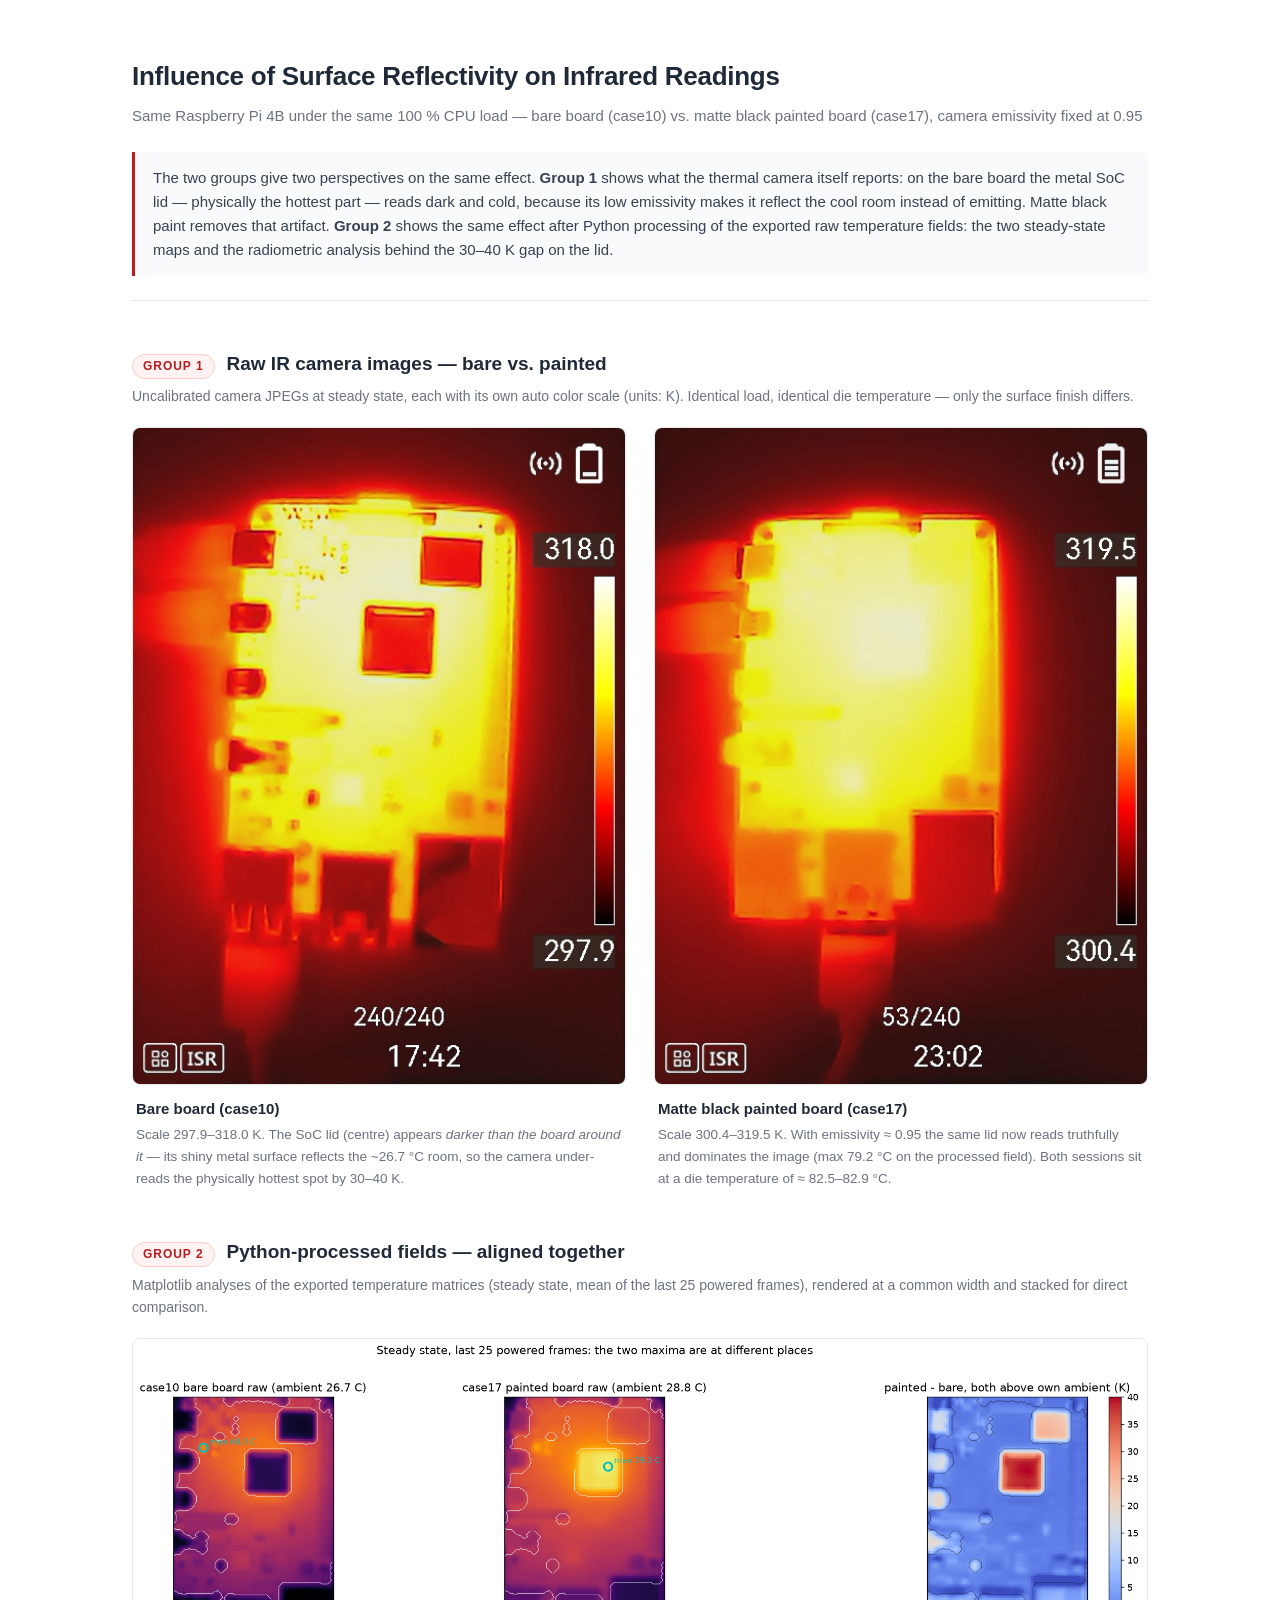
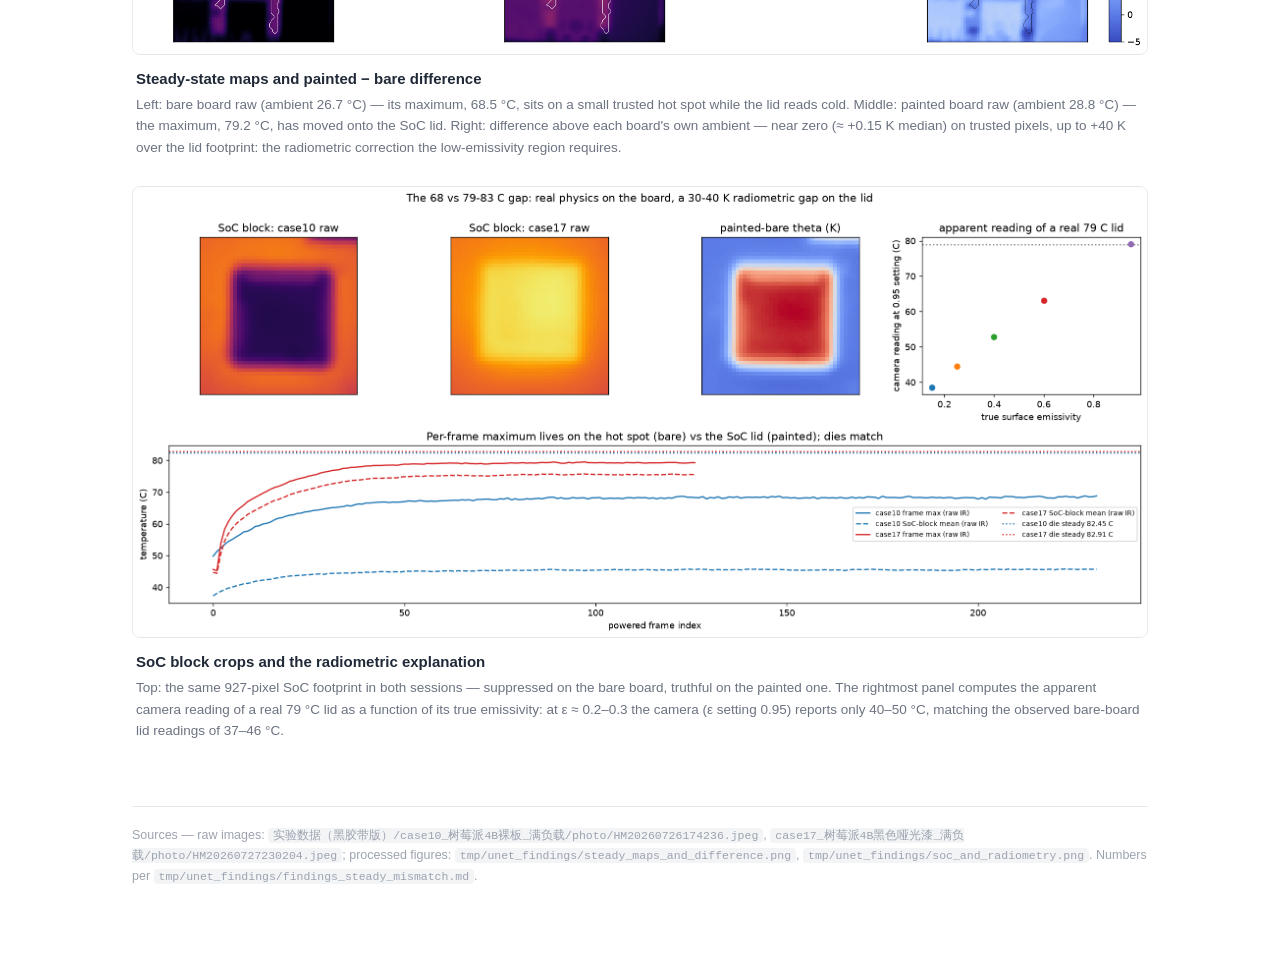
<file: figures/reflectivity/index.html>
<!DOCTYPE html>
<html lang="en">
<head>
<meta charset="UTF-8">
<meta name="viewport" content="width=device-width, initial-scale=1.0">
<title>Influence of Surface Reflectivity on IR Readings</title>
<style>
  :root {
    --text: #1f2937;
    --muted: #6b7280;
    --line: #e5e7eb;
    --accent: #b91c1c;
  }
  * { margin: 0; padding: 0; box-sizing: border-box; }
  body {
    font-family: -apple-system, BlinkMacSystemFont, "Helvetica Neue", "PingFang SC", "Segoe UI", sans-serif;
    color: var(--text);
    background: #ffffff;
    line-height: 1.6;
  }
  .page {
    max-width: 1080px;
    margin: 0 auto;
    padding: 56px 32px 72px;
  }
  header { border-bottom: 1px solid var(--line); padding-bottom: 24px; margin-bottom: 8px; }
  h1 { font-size: 26px; font-weight: 650; letter-spacing: -0.01em; }
  .subtitle { color: var(--muted); font-size: 15px; margin-top: 6px; }
  .intro {
    font-size: 15px; color: #374151;
    margin: 24px 0 0;
    padding: 14px 18px;
    background: #f9fafb;
    border-left: 3px solid var(--accent);
    border-radius: 0 6px 6px 0;
  }
  section { margin-top: 48px; }
  .group-head { display: flex; align-items: baseline; gap: 12px; margin-bottom: 6px; }
  .group-tag {
    font-size: 12px; font-weight: 600; letter-spacing: 0.08em; text-transform: uppercase;
    color: var(--accent); border: 1px solid #fecaca; background: #fef2f2;
    padding: 2px 10px; border-radius: 999px; white-space: nowrap;
  }
  h2 { font-size: 19px; font-weight: 600; }
  .group-desc { color: var(--muted); font-size: 14px; margin-bottom: 20px; }

  /* Group 1: two portrait raw images side by side */
  .pair {
    display: grid;
    grid-template-columns: 1fr 1fr;
    gap: 28px;
  }
  figure.card { min-width: 0; }
  .frame {
    border: 1px solid var(--line);
    border-radius: 8px;
    overflow: hidden;
    background: #fafafa;
  }
  .frame img { display: block; width: 100%; height: auto; }
  figure.card figcaption { padding: 12px 4px 0; }
  figure.card .title { font-size: 15px; font-weight: 600; }
  figure.card .note { font-size: 13.5px; color: var(--muted); margin-top: 3px; }

  /* Group 2: processed matplotlib figures, stacked and aligned */
  .stack { display: grid; gap: 28px; }
  .stack figure.card .frame { background: #ffffff; }
  .stack figcaption { padding: 10px 4px 0; }

  footer {
    margin-top: 64px; padding-top: 18px; border-top: 1px solid var(--line);
    font-size: 12.5px; color: #9ca3af;
  }
  footer code {
    font-family: ui-monospace, "SF Mono", Menlo, monospace; font-size: 11.5px;
    background: #f3f4f6; padding: 1px 5px; border-radius: 4px;
  }
  @media (max-width: 720px) { .pair { grid-template-columns: 1fr; } }
</style>
</head>
<body>
<div class="page">

  <header>
    <h1>Influence of Surface Reflectivity on Infrared Readings</h1>
    <div class="subtitle">Same Raspberry Pi 4B under the same 100 % CPU load — bare board (case10) vs. matte black painted board (case17), camera emissivity fixed at 0.95</div>
    <p class="intro">
      The two groups give two perspectives on the same effect. <b>Group 1</b> shows what the thermal
      camera itself reports: on the bare board the metal SoC lid — physically the hottest part — reads
      dark and cold, because its low emissivity makes it reflect the cool room instead of emitting.
      Matte black paint removes that artifact. <b>Group 2</b> shows the same effect after Python
      processing of the exported raw temperature fields: the two steady-state maps and the radiometric
      analysis behind the 30–40 K gap on the lid.
    </p>
  </header>

  <section>
    <div class="group-head">
      <span class="group-tag">Group 1</span>
      <h2>Raw IR camera images — bare vs. painted</h2>
    </div>
    <p class="group-desc">Uncalibrated camera JPEGs at steady state, each with its own auto color scale (units: K). Identical load, identical die temperature — only the surface finish differs.</p>
    <div class="pair">
      <figure class="card">
        <div class="frame"><img src="raw_ir_bare_case10.jpeg" alt="Raw IR image, bare PCB (case10)"></div>
        <figcaption>
          <div class="title">Bare board (case10)</div>
          <div class="note">Scale 297.9–318.0 K. The SoC lid (centre) appears <i>darker than the board around it</i> — its shiny metal surface reflects the ~26.7 °C room, so the camera under-reads the physically hottest spot by 30–40 K.</div>
        </figcaption>
      </figure>
      <figure class="card">
        <div class="frame"><img src="raw_ir_painted_case17.jpeg" alt="Raw IR image, black painted PCB (case17)"></div>
        <figcaption>
          <div class="title">Matte black painted board (case17)</div>
          <div class="note">Scale 300.4–319.5 K. With emissivity ≈ 0.95 the same lid now reads truthfully and dominates the image (max 79.2 °C on the processed field). Both sessions sit at a die temperature of ≈ 82.5–82.9 °C.</div>
        </figcaption>
      </figure>
    </div>
  </section>

  <section>
    <div class="group-head">
      <span class="group-tag">Group 2</span>
      <h2>Python-processed fields — aligned together</h2>
    </div>
    <p class="group-desc">Matplotlib analyses of the exported temperature matrices (steady state, mean of the last 25 powered frames), rendered at a common width and stacked for direct comparison.</p>
    <div class="stack">
      <figure class="card">
        <div class="frame"><img src="processed_steady_maps_and_difference.png" alt="Steady-state maps of bare and painted boards and their difference"></div>
        <figcaption>
          <div class="title">Steady-state maps and painted − bare difference</div>
          <div class="note">Left: bare board raw (ambient 26.7 °C) — its maximum, 68.5 °C, sits on a small trusted hot spot while the lid reads cold. Middle: painted board raw (ambient 28.8 °C) — the maximum, 79.2 °C, has moved onto the SoC lid. Right: difference above each board's own ambient — near zero (≈ +0.15 K median) on trusted pixels, up to +40 K over the lid footprint: the radiometric correction the low-emissivity region requires.</div>
        </figcaption>
      </figure>
      <figure class="card">
        <div class="frame"><img src="processed_soc_and_radiometry.png" alt="SoC block crops and apparent reading versus true emissivity"></div>
        <figcaption>
          <div class="title">SoC block crops and the radiometric explanation</div>
          <div class="note">Top: the same 927-pixel SoC footprint in both sessions — suppressed on the bare board, truthful on the painted one. The rightmost panel computes the apparent camera reading of a real 79 °C lid as a function of its true emissivity: at ε ≈ 0.2–0.3 the camera (ε setting 0.95) reports only 40–50 °C, matching the observed bare-board lid readings of 37–46 °C.</div>
        </figcaption>
      </figure>
    </div>
  </section>

  <footer>
    Sources — raw images: <code>实验数据（黑胶带版）/case10_树莓派4B裸板_满负载/photo/HM20260726174236.jpeg</code>,
    <code>case17_树莓派4B黑色哑光漆_满负载/photo/HM20260727230204.jpeg</code>;
    processed figures: <code>tmp/unet_findings/steady_maps_and_difference.png</code>,
    <code>tmp/unet_findings/soc_and_radiometry.png</code>. Numbers per <code>tmp/unet_findings/findings_steady_mismatch.md</code>.
  </footer>

</div>
</body>
</html>
</file>
